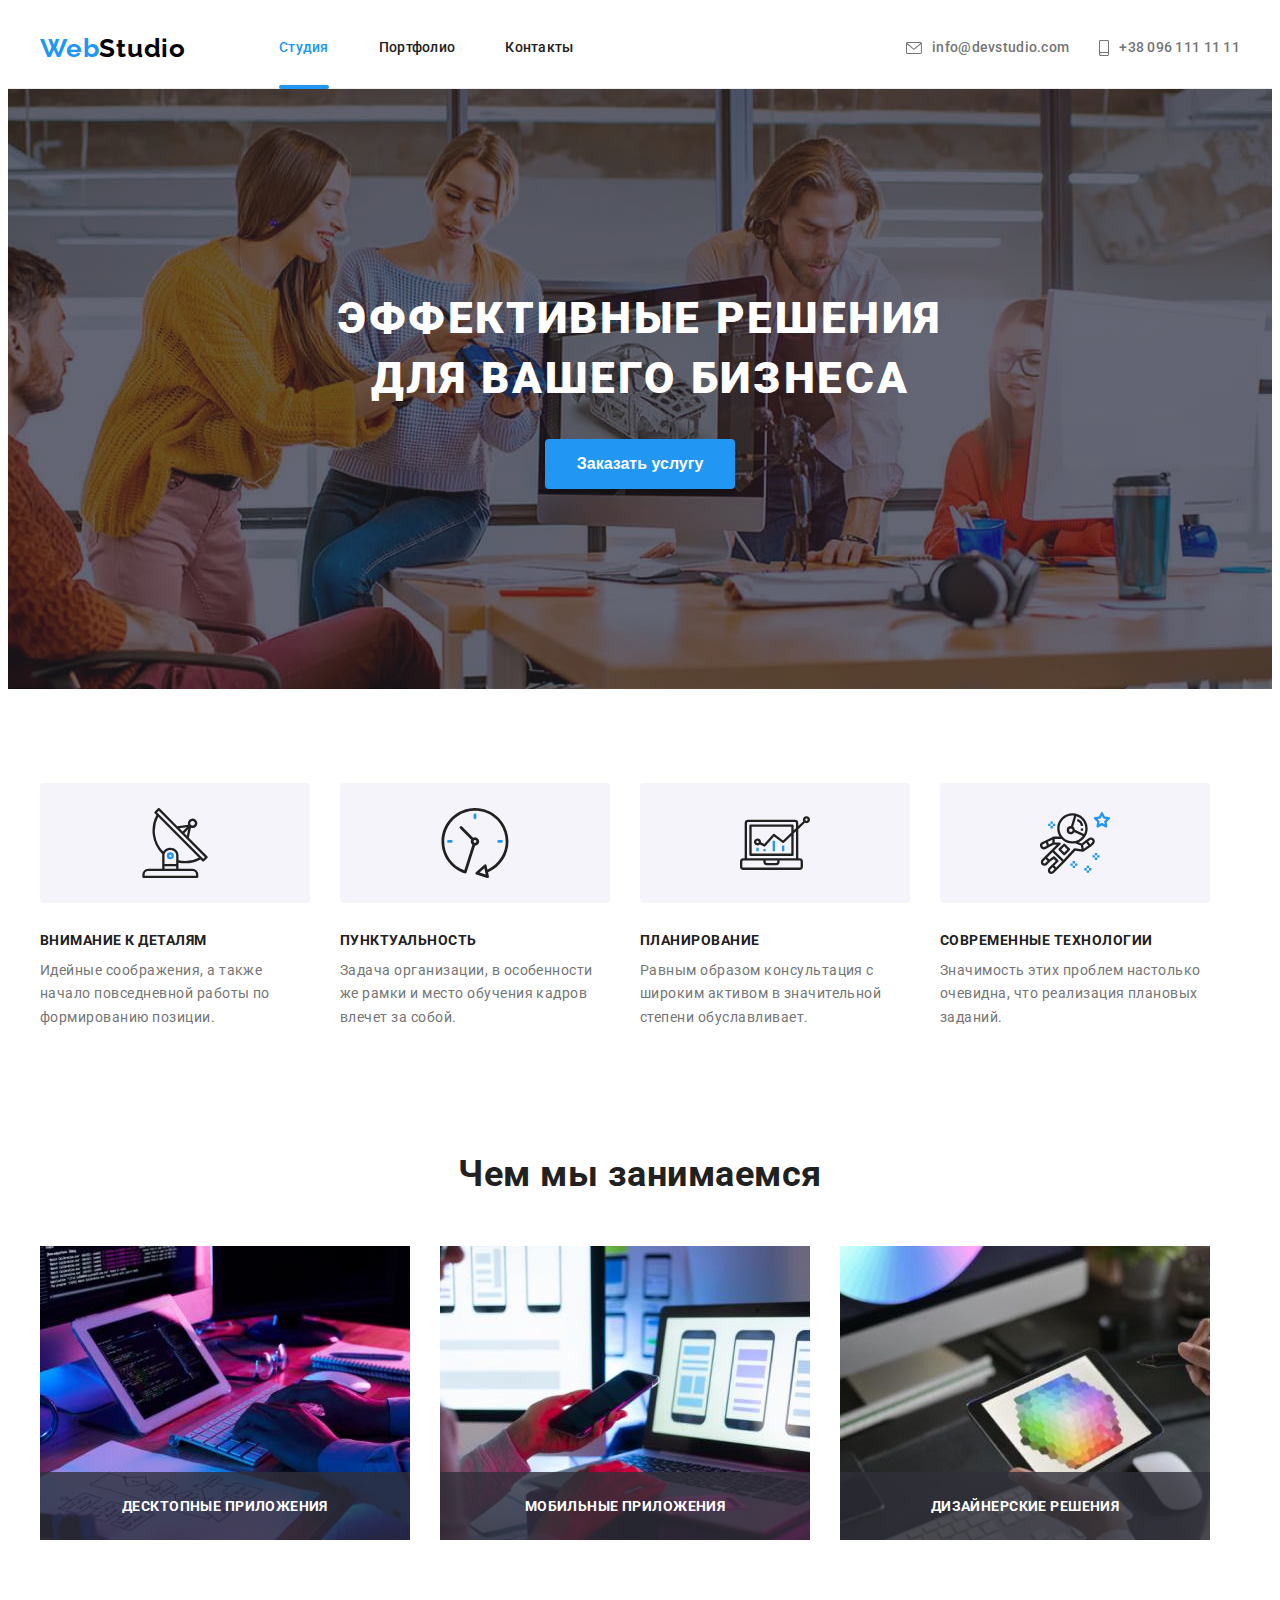
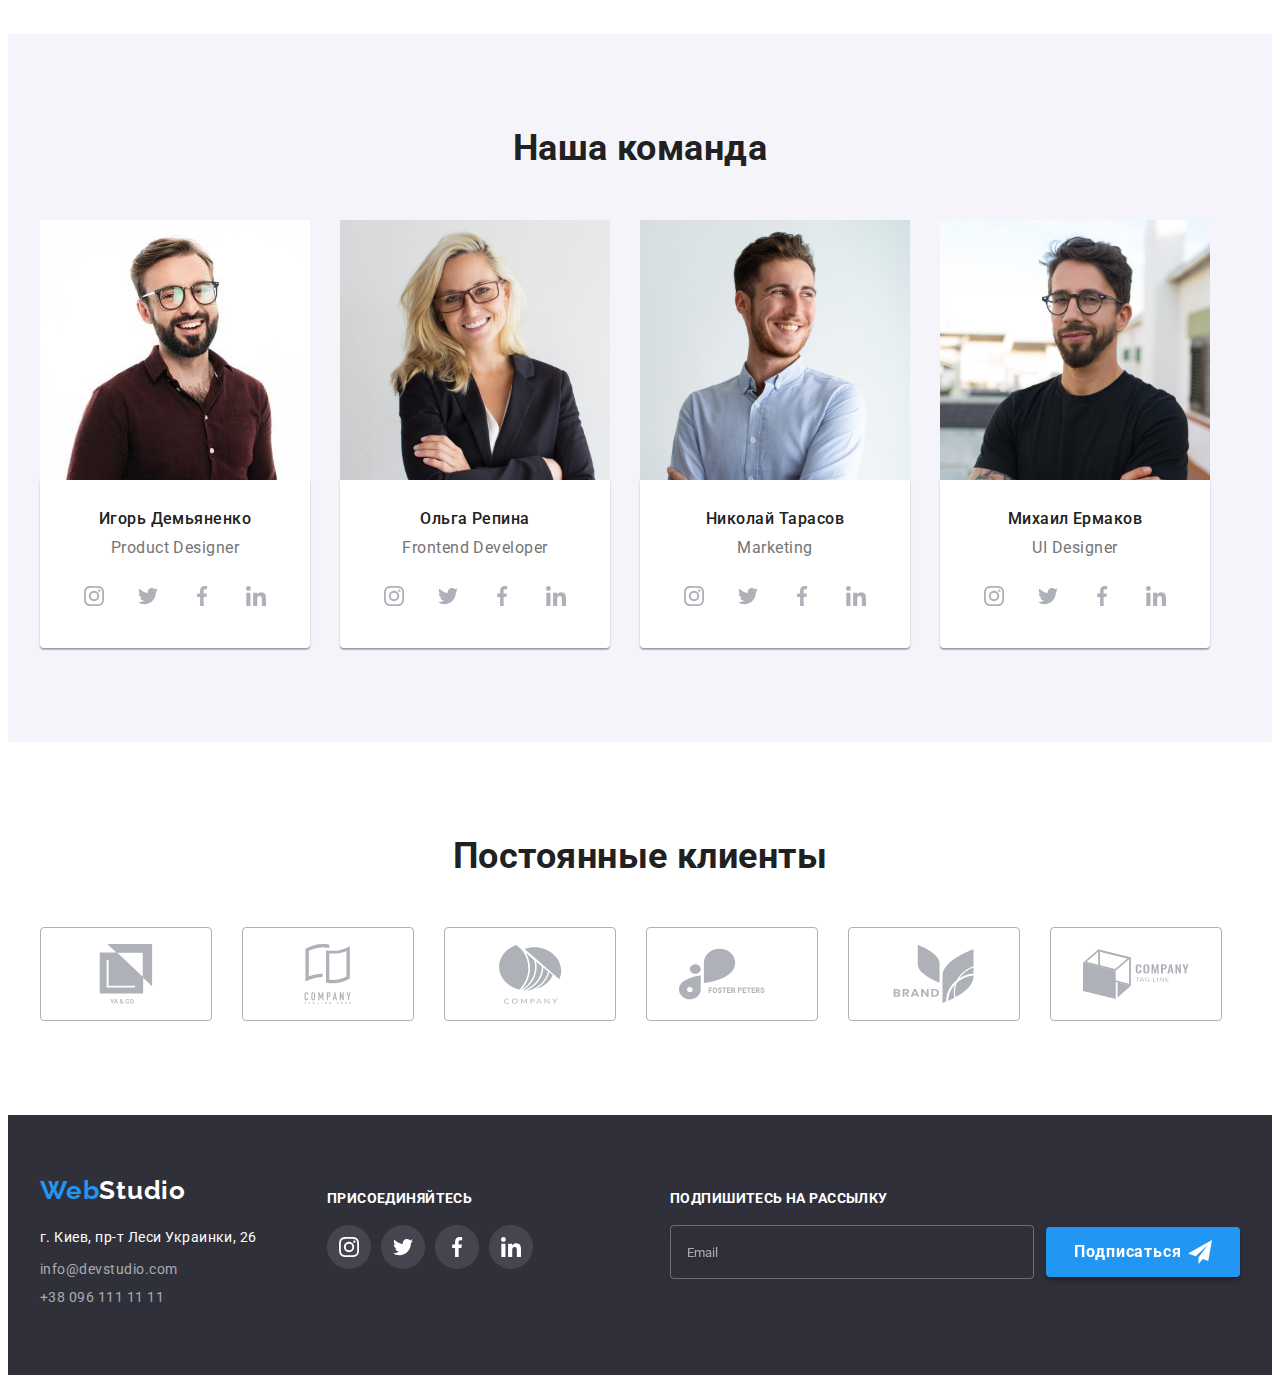
<file: index.html>
<!DOCTYPE html>
<html lang="ru">

<head>
    <meta charset="UTF-8">
    <meta http-equiv="X-UA-Compatible" content="IE=edge">
    <meta name="viewport" content="width=device-width, initial-scale=1.0">
    <title>page 1, Studio</title>
    <link rel="preconnect" href="https://fonts.googleapis.com">
    <link rel="preconnect" href="https://fonts.gstatic.com" crossorigin>
    <link href="https://fonts.googleapis.com/css2?family=Raleway:wght@700&family=Roboto:wght@400;500;700;900&display=swap"
        rel="stylesheet">
    <link rel="stylesheet" href="https://cdnjs.cloudflare.com/ajax/libs/modern-normalize/1.1.0/modern-normalize.min.css"
        integrity="sha512-wpPYUAdjBVSE4KJnH1VR1HeZfpl1ub8YT/NKx4PuQ5NmX2tKuGu6U/JRp5y+Y8XG2tV+wKQpNHVUX03MfMFn9Q=="
        crossorigin="anonymous" referrerpolicy="no-referrer" />
        <link rel="stylesheet" href="./css/styles.css">
</head>

<body>
    <!-- Шапка сайта Heder-->
    <header class="header">
        <div class="container header-container">
            <!--Навигация-->
            <nav class="navigate">
                <a class="logo" href="./index.html"><span class="logo-accent">Web</span>Studio</a>
                <ul class="list flex">
                
                    <li class="site-nav current">
                        <a href="./index.html" class="link active">Студия</a>
                    </li>
        
                    <li class="site-nav"><a href="./portfolio.html" class="link">Портфолио</a></li>
                    <li class="site-nav"><a href="" class="link">Контакты</a></li>
                </ul>
            
            </nav>
            <!--Контакты -->
            <ul class="list contact flex">
                <li class="contact-list">
                    <a class="link link-head-contact" href="mailto:info@devstudio.com">
                        <svg class="contact-icon" width="16" height="12">
                            <use href="./images/icons.svg#icon_envelope"></use>
                        </svg>
                        info@devstudio.com
                    </a>
                </li>
                <li class="contact-list">
                    <a class="link link-head-contact" href="tel:+380961111111">
                        <svg class="contact-icon" width="10" height="16">
                            <use href="./images/icons.svg#icon_smartphone"></use>
                        </svg>
                        +38 096 111 11 11</a>
                </li>
            </ul>
        </div>
        
    </header>

    <main>

        <!-- section Герой-->
        <section class="hero-section overlay">

            <!-- фон на весь блок Герой -->
                <div class="container">
                    <h1 class="hero-title">
                        ЭФФЕКТИВНЫЕ РЕШЕНИЯ
                        <br>
                        ДЛЯ ВАШЕГО БИЗНЕСА
                    </h1>
                    <button  class="btn hero-button" type="button" data-modal-open>Заказать услугу</button>
                    <!-- Модальное окно - start -->
                    <div class="backdrop is-hidden" data-modal>
                        <div class="modal">  
                            <!-- ФОРМА с данными пользователя - start -->
                            <p class="form-title">Оставьте свои данные, мы вам перезвоним</p>
                            <form class="form-data">
                                
                                <label class="form-box">
                                    <span class="form-label">Имя</span>
                                    <input class="form-input" type="text" name="name" required placeholder=" "/>
                                    <svg class="form-icon" width="18" height="18">
                                        <use href="./images/icons.svg#form_person"></use>
                                    </svg>
                                </label>
                                                             
                                <label class="form-box">
                                    <span class="form-label">Телефон</span>
                                    <input class="form-input" type="tel" name="tel" required placeholder=" "/>
                                    <svg class="form-icon" width="18" height="18">
                                        <use href="./images/icons.svg#form_phone"></use>
                                    </svg>
                                </label>        
                                                             
                                <label class="form-box">
                                    <span class="form-label">Почта</span>
                                    <input class="form-input" type="email" name="email" required placeholder=" "/>
                                    <svg class="form-icon" width="18" height="18">
                                        <use href="./images/icons.svg#form_email"></use>
                                    </svg>
                                </label>
                                                                                          
                                <label class="comment-box">
                                    <span class="form-label">Комментарий</span>
                                    <textarea  name="comment" placeholder="Введите текст"></textarea>
                                </label>

                                
                                    <label  class="confirm-label">
                                        <input class="confirm-input" type="checkbox" name="confirm">
                                        <span class="confirm-item">
                                            <svg class="confirm-icon" width="16" height="15">
                                                <use href="./images/icons.svg#icon-check"></use>
                                            </svg>
                                        </span>
                                        <span>
                                            Соглашаюсь с рассылкой и принимаю&nbsp;
                                             <a href="" class="confirm-accent">Условия договора</a>
                                        </span>
                                    </label>
                              
                                <button class="btn form-submit" type="submit">Отправить</button>
                                
                            </form>
                            <!-- ФОРМА с данными пользователя - END -->
                            <button class="close-modal" data-modal-close>
                                <svg class="close-svg" width="18" height="18">
                                    <use href="./images/icons.svg#close_modal"></use>
                                </svg>
                               </button>
                        </div>
                    </div>
                    <!-- Модальное окно - END -->
                </div>
        </section>

        <!-- section Наши Преимущества  -->
        <section class="section quality">
            <div class="container">
                <h2 class="visually-hidden">Преимущества</h2>
                <ul class="list flex">
                    <li class="quality-item">
                        <div class="box-icon">
                            <svg class="icon svg" width="70" height="70">
                                <use href="./images/icons.svg#icon_antenna"></use>
                            </svg>    
                        </div>
                         <div class="quality-box">
                            <h3 class="quality-title">Внимание к деталям</h3>
                            <p class="paragraph quality">Идейные соображения, а также начало повседневной работы по формированию позиции.</p>
                        </div>
                        
                    </li>
                    <li class="quality-item">
                        <div class="box-icon">
                            <svg class="icon svg" width="70" height="70">
                                <use href="./images/icons.svg#icon_clock"></use>
                            </svg>
                        </div>
                        <div class="quality-box">
                         <h3 class="quality-title">Пунктуальность</h3>
                            <p class="paragraph quality">Задача организации, в особенности же рамки и место обучения кадров влечет за собой.</p>
                        </div>
                    </li>
                    <li class="quality-item">
                        <div class="box-icon">
                            <svg class="icon svg" width="70" height="70">
                                <use href="./images/icons.svg#icon_diagram"></use>
                            </svg>
                        </div>
                        <div class="quality-box">
                            <h3 class="quality-title">Планирование</h3>
                            <p class="paragraph quality">Равным образом консультация с широким активом в значительной степени обуславливает.</p>
                        </div>
                    </li>
                    <li class="quality-item">
                        <div class="box-icon">
                            <svg class="icon svg" width="70" height="70">
                                <use href="./images/icons.svg#icon_astronaut"></use>
                            </svg>
                        </div>
                        <div class="quality-box">
                            <h3 class="quality-title">Современные технологии</h3>
                            <p class="paragraph quality">Значимость этих проблем настолько очевидна, что реализация плановых заданий.</p>
                        </div>
                    </li>
                </ul>
            </div>
        </section>

        <!-- section Чем мы занимаемся -->
        <section class="section">
            <div class="container">
                <h2 class="title-section">Чем мы занимаемся</h2>
                <ul class="list flex">
                    <li class="specialization-item">
                        
                            <img width="370" src="./images/img_main_page/box_1.jpg" alt="клавиатура и планшет">
                            
                                <p class="card-title">Десктопные приложения</p>
                          
                    </li>
                    <li class="specialization-item">
                        
                            <img width="370" src="./images/img_main_page/box_2.jpg" alt="ноутбук на столе">
                            
                                <p class="card-title">Мобильные приложения</p>
                           
                    </li>
                    <li class="specialization-item">
                       
                            <img width="370" src="./images/img_main_page/box_3.jpg" alt="планшет в руке">
                            
                                <p class="card-title">Дизайнерские решения</p>
                            
                    </li>
                </ul>
            </div>
        </section>

        <!-- section Наша команда -->
        <section class="section team-section">
            <div class="container">
                <h2 class="team-title">Наша команда</h2>
                
                <ul class="list flex">
                    <li class="covorker">
                        <img class="covorker-photo" width="270" height="260" src="./images/img_main_page/team_card_1.jpg" alt="Игорь Демьяненко">
                        <div class="covorker-box">
                            <h3 class="covorker-title">Игорь Демьяненко</h3>
                            <p class="paragraph covorker-position">Product Designer</p>
                            <ul class="list socials-list">
                                <li class="socials-item">
                                    <a class="socials-link" href="https://instagram.com" target="_blank"
                                    rel="noopener noreferrer" aria-label="Instagram link">
                                        <svg class="socials-icon" width="20" height="20">
                                            <use href="./images/icons.svg#icon_instagram"></use>
                                        </svg>
                                    </a>
                                </li>
                                <li class="socials-item">
                                    <a class="socials-link" href="https://twitter.com" target="_blank" rel="noopener noreferrer"
                                        aria-label="Twitter link">
                                        <svg class="socials-icon" width="20" height="20">
                                            <use href="./images/icons.svg#icon_twitter"></use>
                                        </svg>
                                    </a>
                                </li>
                                <li class="socials-item">
                                    <a class="socials-link" href="https://facebook.com" target="_blank" rel="noopener noreferrer"
                                        aria-label="Facebook link">
                                        <svg class="socials-icon" width="20" height="20">
                                            <use href="./images/icons.svg#icon_facebook"></use>
                                        </svg>
                                    </a>
                                </li>
                                <li class="socials-item">
                                    <a class="socials-link" href="https://linkedin.com" target="_blank" rel="noopener noreferrer"
                                        aria-label="Linkedin link">
                                        <svg class="socials-icon" width="20" height="20">
                                            <use href="./images/icons.svg#icon_linkedin"></use>
                                        </svg>
                                    </a>
                                </li>
                            </ul>
                        </div>
                        
                    </li>
                    <li class="covorker">
                        <img class="covorker-photo" width="270" height="260" src="./images/img_main_page/team_card_2.jpg" alt="Ольга Репина">
                        <div class="covorker-box">
                            <h3 class="covorker-title">Ольга Репина</h3>
                            <p class="paragraph covorker-position">Frontend Developer</p>
                            <ul class="list socials-list">
                                <li class="socials-item">
                                    <a class="socials-link" href="https://instagram.com" target="_blank" rel="noopener noreferrer"
                                        aria-label="Instagram link">
                                        <svg class="socials-icon" width="20" height="20">
                                            <use href="./images/icons.svg#icon_instagram"></use>
                                        </svg>
                                    </a>
                                </li>
                                <li class="socials-item">
                                    <a class="socials-link" href="https://twitter.com" target="_blank" rel="noopener noreferrer"
                                        aria-label="Twitter link">
                                        <svg class="socials-icon" width="20" height="20">
                                            <use href="./images/icons.svg#icon_twitter"></use>
                                        </svg>
                                    </a>
                                </li>
                                <li class="socials-item">
                                    <a class="socials-link" href="https://facebook.com" target="_blank" rel="noopener noreferrer"
                                        aria-label="Facebook link">
                                        <svg class="socials-icon" width="20" height="20">
                                            <use href="./images/icons.svg#icon_facebook"></use>
                                        </svg>
                                    </a>
                                </li>
                                <li class="socials-item">
                                    <a class="socials-link" href="https://linkedin.com" target="_blank" rel="noopener noreferrer"
                                        aria-label="Linkedin link">
                                        <svg class="socials-icon" width="20" height="20">
                                            <use href="./images/icons.svg#icon_linkedin"></use>
                                        </svg>
                                    </a>
                                </li>
                            </ul>
                        </div>
                    </li>
                    <li class="covorker">
                        <img class="covorker-photo" width="270" height="260" src="./images/img_main_page/team_card_3.jpg" alt="Николай Тарасов">
                        <div class="covorker-box">
                            <h3 class="covorker-title">Николай Тарасов</h3>
                            <p class="paragraph covorker-position">Marketing</p>
                            <ul class="list socials-list">
                                <li class="socials-item">
                                    <a class="socials-link" href="https://instagram.com" target="_blank" rel="noopener noreferrer"
                                        aria-label="Instagram link">
                                        <svg class="socials-icon" width="20" height="20">
                                            <use href="./images/icons.svg#icon_instagram"></use>
                                        </svg>
                                    </a>
                                </li>
                                <li class="socials-item">
                                    <a class="socials-link" href="https://twitter.com" target="_blank" rel="noopener noreferrer"
                                        aria-label="Twitter link">
                                        <svg class="socials-icon" width="20" height="20">
                                            <use href="./images/icons.svg#icon_twitter"></use>
                                        </svg>
                                    </a>
                                </li>
                                <li class="socials-item">
                                    <a class="socials-link" href="https://facebook.com" target="_blank" rel="noopener noreferrer"
                                        aria-label="Facebook link">
                                        <svg class="socials-icon" width="20" height="20">
                                            <use href="./images/icons.svg#icon_facebook"></use>
                                        </svg>
                                    </a>
                                </li>
                                <li class="socials-item">
                                    <a class="socials-link" href="https://linkedin.com" target="_blank" rel="noopener noreferrer"
                                        aria-label="Linkedin link">
                                        <svg class="socials-icon" width="20" height="20">
                                            <use href="./images/icons.svg#icon_linkedin"></use>
                                        </svg>
                                    </a>
                                </li>
                            </ul>
                        </div>
                    </li>
                    <li class="covorker">
                        <img class="covorker-photo" width="270" height="260" src="./images/img_main_page/team_card_4.jpg" alt="Михаил Ермаков">
                        <div class="covorker-box">
                            <h3 class="covorker-title">Михаил Ермаков</h3>
                            <p class="paragraph covorker-position">UI Designer</p>
                            <ul class="list socials-list">
                                <li class="socials-item">
                                    <a class="socials-link" href="https://instagram.com" target="_blank" rel="noopener noreferrer"
                                        aria-label="Instagram link">
                                        <svg class="socials-icon" width="20" height="20">
                                            <use href="./images/icons.svg#icon_instagram"></use>
                                        </svg>
                                    </a>
                                </li>
                                <li class="socials-item">
                                    <a class="socials-link" href="https://twitter.com" target="_blank" rel="noopener noreferrer"
                                        aria-label="Twitter link">
                                        <svg class="socials-icon" width="20" height="20">
                                            <use href="./images/icons.svg#icon_twitter"></use>
                                        </svg>
                                    </a>
                                </li>
                                <li class="socials-item">
                                    <a class="socials-link" href="https://facebook.com" target="_blank" rel="noopener noreferrer"
                                        aria-label="Facebook link">
                                        <svg class="socials-icon" width="20" height="20">
                                            <use href="./images/icons.svg#icon_facebook"></use>
                                        </svg>
                                    </a>
                                </li>
                                <li class="socials-item">
                                    <a class="socials-link" href="https://linkedin.com" target="_blank" rel="noopener noreferrer"
                                        aria-label="Linkedin link">
                                        <svg class="socials-icon" width="20" height="20">
                                            <use href="./images/icons.svg#icon_linkedin"></use>
                                        </svg>
                                    </a>
                                </li>
                            </ul>
                        </div>
                    </li>
                </ul>
            </div>
        </section>

        <!-- section Постоянные клиенты -->

        <section class="section clients">
            <div class="container">
                <h2 class="clients-title">Постоянные клиенты</h2>
                <ul class="list clients-list">
                    <li class="clients-item">
                            <svg class="clients-icon" width="106" height="60">
                                <use href="./images/icons.svg#icon_client_1"></use>
                            </svg>                    
                    </li>
                    <li class="clients-item">
                        <svg class="clients-icon" width="106" height="60">
                            <use href="./images/icons.svg#icon_client_2"></use>
                        </svg>
                    </li>
                    <li class="clients-item">
                        <svg class="clients-icon" width="106" height="60">
                            <use href="./images/icons.svg#icon_client_3"></use>
                        </svg>
                    </li>
                    <li class="clients-item">
                        <svg class="clients-icon" width="106" height="60">
                            <use href="./images/icons.svg#icon_client_4"></use>
                        </svg>
                    </li>
                    <li class="clients-item">
                        <svg class="clients-icon" width="106" height="60">
                            <use href="./images/icons.svg#icon_client_5"></use>
                        </svg>
                    </li>
                    <li class="clients-item">
                        <svg class="clients-icon" width="106" height="60">
                            <use href="./images/icons.svg#icon_client_6"></use>
                        </svg>
                    </li>
                </ul>
            </div>
        </section>

    </main>

    <!-- Футер -->
    <footer class="footer">
        <div class="container">
            <ul class="list flex">
                <li class="footer-box">
    
                    <a class="logo logo-white" href="/"><span class="logo-accent">Web</span>Studio</a>
    
                    <address class="address">г. Киев, пр-т Леси Украинки, 26</address>
    
                    <ul class="list">
                        <li class="adress-list"><a href="mailto:info@devstudio.com" class="contact">info@devstudio.com</a>
                        </li>
                        <li class="adress-list"><a href="tel:+380961111111" class="contact">+38 096 111 11 11</a></li>
                    </ul>
                </li>
                <!-- Присоединяйтесь, ссылки на соц сети -->
                <li class="footer-box">
    
                    <h3 class="footer-title">ПРИСОЕДИНЯЙТЕСЬ</h3>
    
                    <ul class="footer-list">
                        <li class="socials-item">
                            <a class="footer-socials-link" href="https://instagram.com" target="_blank"
                                rel="noopener noreferrer" aria-label="Instagram link">
                                <svg class="footer-socials-icon" width="20" height="20">
                                    <use href="./images/icons.svg#icon_instagram"></use>
                                </svg>
                            </a>
                        </li>
                        <li class="socials-item">
                            <a class="footer-socials-link" href="https://twitter.com" target="_blank"
                                rel="noopener noreferrer" aria-label="Twitter link">
                                <svg class="footer-socials-icon" width="20" height="20">
                                    <use href="./images/icons.svg#icon_twitter"></use>
                                </svg>
                            </a>
                        </li>
                        <li class="socials-item">
                            <a class="footer-socials-link" href="https://facebook.com" target="_blank"
                                rel="noopener noreferrer" aria-label="Facebook link">
                                <svg class="footer-socials-icon" width="20" height="20">
                                    <use href="./images/icons.svg#icon_facebook"></use>
                                </svg>
                            </a>
                        </li>
                        <li class="socials-item">
                            <a class="footer-socials-link" href="https://linkedin.com" target="_blank"
                                rel="noopener noreferrer" aria-label="Linkedin link">
                                <svg class="footer-socials-icon" width="20" height="20">
                                    <use href="./images/icons.svg#icon_linkedin"></use>
                                </svg>
                            </a>
                        </li>
                    </ul>   
                </li>
                <li class="footer-custom">
                    <!-- Форма футер подпишитесь на рассылку - start -->
                    
                    <p class="footer-title">Подпишитесь на рассылку</p>
                    <form class="form-footer">
                    
                        <label class="visually-hidden">Email</label>
                        <input class="footer-input" type="email" name="email" placeholder="Email" />
                    
                        <button class="btn footer-submit" type="submit">Подписаться
                            <svg class="footer-send" width="24" height="24">
                                <use href="./images/icons.svg#icon-send"></use>
                            </svg>
                        </button>
                    </form>
                    <!-- Форма футер подпишитесь на рассылку - END -->
                </li>
            </ul>
        </div>
    </footer>
    <script src="./js/modal.js"></script>

</body>

</html>
</file>
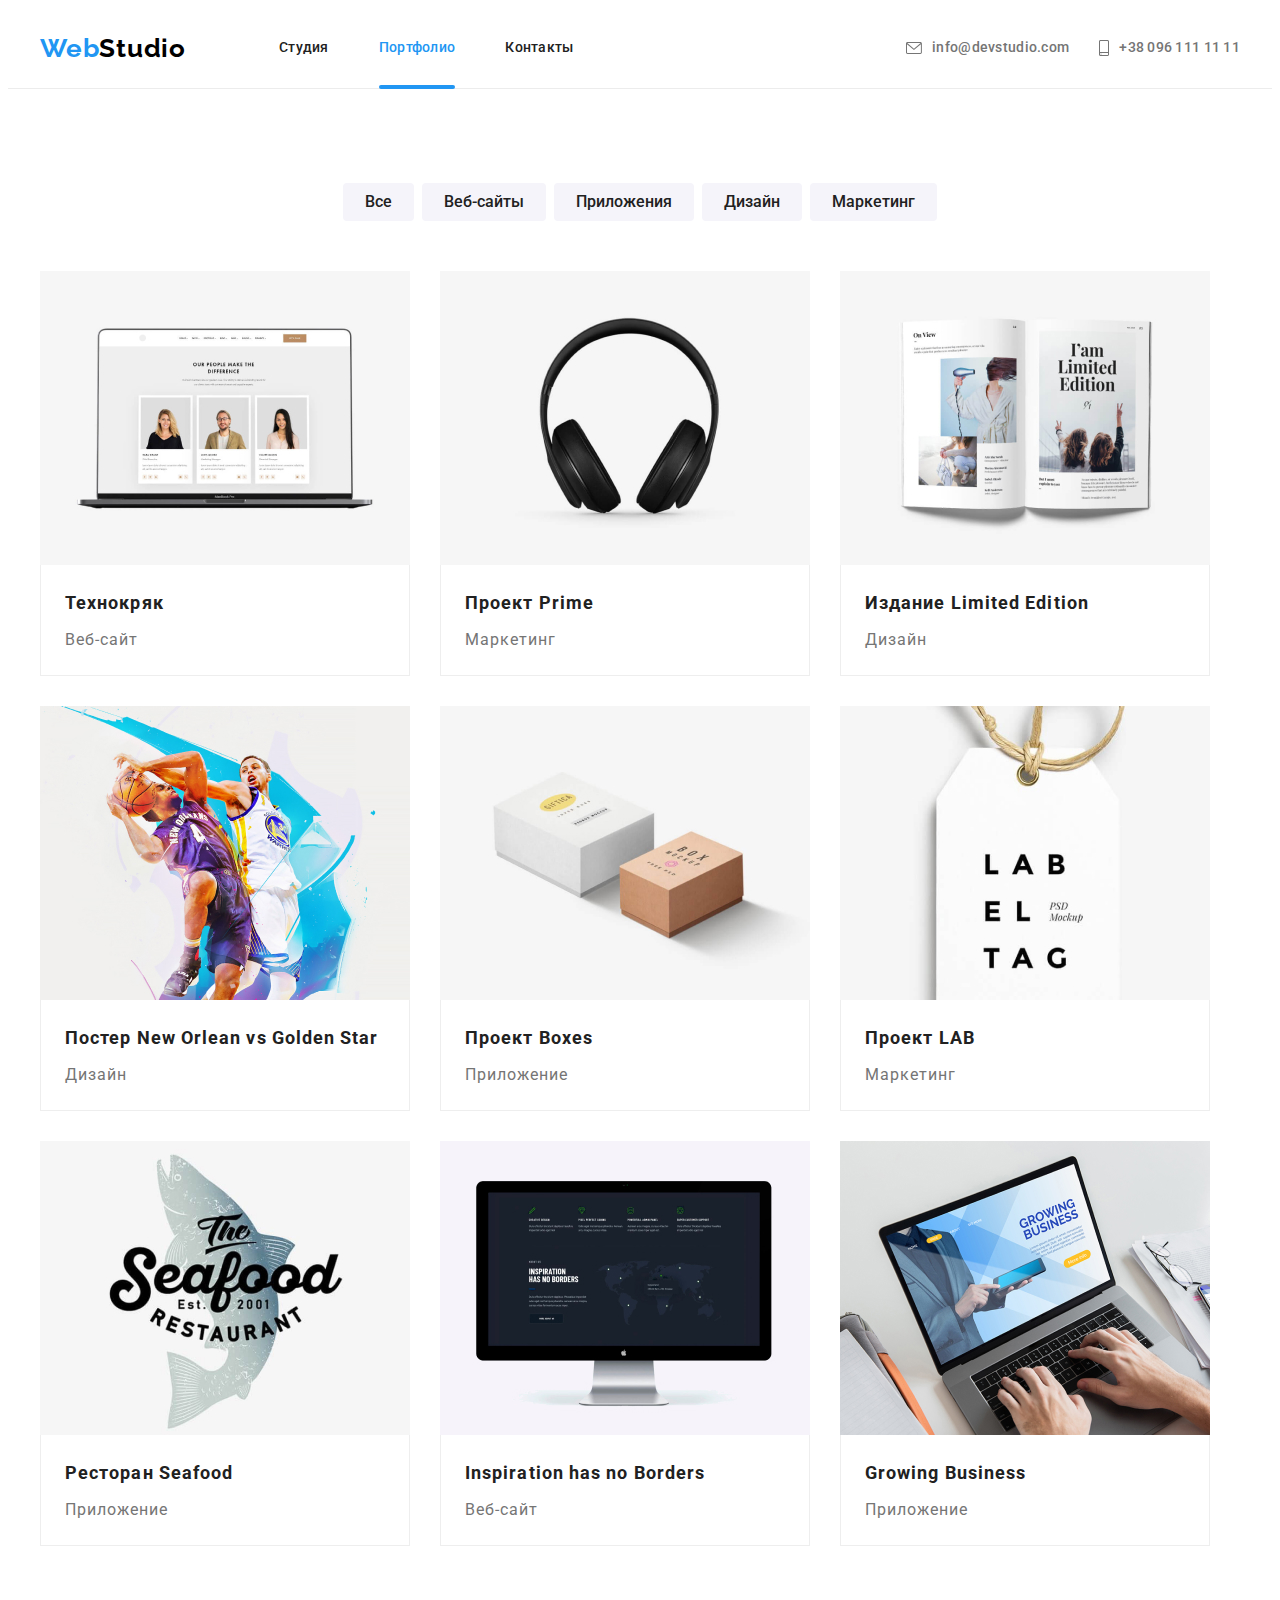
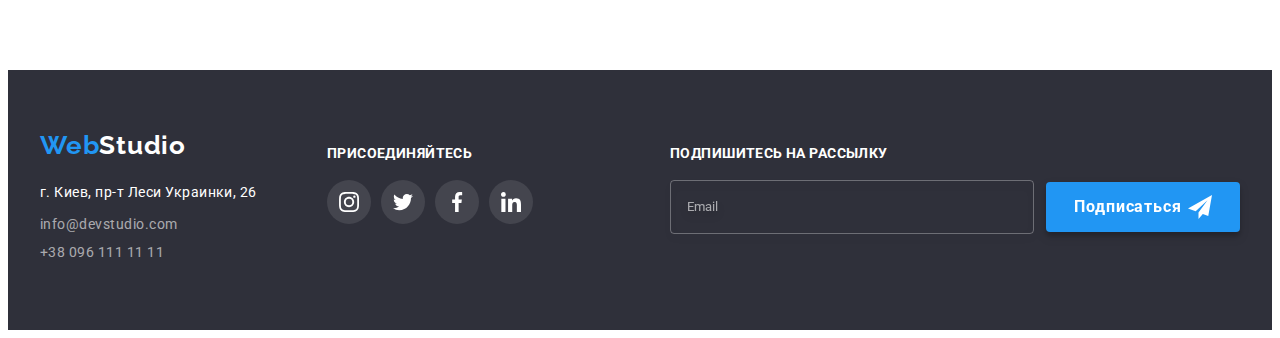
<file: portfolio.html>
<!DOCTYPE html>
<html lang="ru">

<head>
    <meta charset="UTF-8">
    <meta http-equiv="X-UA-Compatible" content="IE=edge">
    <meta name="viewport" content="width=device-width, initial-scale=1.0">
    <title>page 2, Portfolio</title>
    <link rel="preconnect" href="https://fonts.googleapis.com">
    <link rel="preconnect" href="https://fonts.gstatic.com" crossorigin>
    <link href="https://fonts.googleapis.com/css2?family=Raleway:wght@700&family=Roboto:wght@400;500;700;900&display=swap"
        rel="stylesheet">
    <link rel="stylesheet" href="https://cdnjs.cloudflare.com/ajax/libs/modern-normalize/1.1.0/modern-normalize.min.css"
        integrity="sha512-wpPYUAdjBVSE4KJnH1VR1HeZfpl1ub8YT/NKx4PuQ5NmX2tKuGu6U/JRp5y+Y8XG2tV+wKQpNHVUX03MfMFn9Q=="
        crossorigin="anonymous" referrerpolicy="no-referrer" />
    <link rel="stylesheet" href="./css/styles.css">
</head>

<body>
    <!-- Шапка сайта Heder-->
    <header class="header">
        <div class="container header-container">
            <!--Навигация-->
            <nav class="navigate">
                <a class="logo" href="./index.html"><span class="logo-accent">Web</span>Studio</a>
                <ul class="list flex">
                    <li class="site-nav"><a href="./index.html" class="link">Студия</a></li>
                    <li class="site-nav current">
                            <a href="./portfolio.html" class="link active">Портфолио</a>                    
                    </li>
                    <li class="site-nav"><a href="" class="link">Контакты</a></li>
                </ul>
    
            </nav>
            <!--Контакты -->
            <ul class="list contact flex">
                <li class="contact-list">
                    <a class="link link-head-contact" href="mailto:info@devstudio.com">
                        <svg class="contact-icon" width="16" height="12">
                            <use href="./images/icons.svg#icon_envelope"></use>
                        </svg>
                        info@devstudio.com
                    </a>
            
                <li class="contact-list">
                    <a class="link link-head-contact" href="tel:+380961111111">
                        <svg class="contact-icon" width="10" height="16">
                            <use href="./images/icons.svg#icon_smartphone"></use>
                        </svg>
                        +38 096 111 11 11</a>
                </li>
            </ul>
        </div>
    
    </header>

    <main>
        <!--  section Portfolio-->
       <section  class="section portfolio">
        <h1 class="visually-hidden">Портфолио</h1>
            <div class="container portfolio">
                <!-- Filters -->
                <ul class="list flex button-filter-list">
                    <li class="btn-item"><button class="btn button-filter" type="button">Все</button>
                    </li>
                    <li class="btn-item"><button class="btn button-filter" type="button">Веб-сайты</button>
                    </li>
                    <li class="btn-item"><button class="btn button-filter" type="button">Приложения</button>
                    </li>
                    <li class="btn-item"><button class="btn button-filter" type="button">Дизайн</button>
                    </li>
                    <li class="btn-item"><button class="btn button-filter" type="button">Маркетинг</button>
                    </li>
                </ul>
                <!-- ============================
                    Карточка 1 - START
                ============================= -->
                <ul class="list flex">
                    <li class="portfolio-list">
                        <div class="portfolio-thumb">
                            <img class="portfolio-photo" width="370" height="294" src="./images/img_portfolio_page/1_notebook.jpg" alt="Ноутбук">
        <!-- // декоративный overlay на карточку  - start // -->
                            <div class="box-action">
                                <p class="box-action-text">Ресурс предлагает комплексные предложения с разным уровнем функционала и сервисов. Все
                                    это позволит посетителю получить
                                    исчерпывающие сведения о компании или частном лице.</p>
                            </div>
            <!-- // декоративный overlay на карточку  - end // -->
                        </div>
                        <div class="portfolio-box">
                            <h2 class="portfolio-title">Технокряк</h2>
                            <p class="portfolio-text">Веб-сайт</p>
                        </div>
                    </li>
                    <!-- ============================
                         Карточка 1 - END
                    ============================= -->
                    <li class="portfolio-list">
                        <div class="portfolio-thumb">
                            <img class="portfolio-photo" width="370" height="294" src="./images/img_portfolio_page/2_headphones.jpg" alt="Наушники">
                            <div class="box-action">
                                <p class="box-action-text">Ресурс предлагает комплексные предложения с разным уровнем функционала и сервисов. Все
                                    это позволит посетителю получить
                                    исчерпывающие сведения о компании или частном лице.</p>
                            </div>
                        </div>
                        <div class="portfolio-box">
                            <h2 class="portfolio-title">Проект Prime</h2>
                            <p class="portfolio-text">Маркетинг</p>
                        </div>
                    </li>
                    <!-- ================================ -->
                    <li class="portfolio-list">
                        <div class="portfolio-thumb">
                            <img class="portfolio-photo" width="370" height="294" src="./images/img_portfolio_page/3_book.jpg" alt="Книга">
                            <div class="box-action">
                                <p class="box-action-text">Ресурс предлагает комплексные предложения с разным уровнем функционала и сервисов. Все
                                    это позволит посетителю получить
                                    исчерпывающие сведения о компании или частном лице.</p>
                            </div>
                        </div>
                        <div class="portfolio-box">
                            <h2 class="portfolio-title">Издание Limited Edition</h2>
                            <p class="portfolio-text">Дизайн</p>
                        </div>
                    </li>
                    <!-- ================================= -->
                    <li class="portfolio-list">
                        <div class="portfolio-thumb">
                            <img class="portfolio-photo" width="370" height="294" src="./images/img_portfolio_page/4_basketball.jpg" alt="Баскетболисты">
                            <div class="box-action">
                                <p class="box-action-text">Ресурс предлагает комплексные предложения с разным уровнем функционала и сервисов. Все
                                    это позволит посетителю получить
                                    исчерпывающие сведения о компании или частном лице.</p>
                            </div>
                        </div>
                        <div class="portfolio-box">
                            <h2 class="portfolio-title">Постер New Orlean vs Golden Star</h2>
                            <p class="portfolio-text">Дизайн</p>
                        </div>
                    </li>
                    <!-- =================================== -->
                    <li class="portfolio-list">
                        <div class="portfolio-thumb">
                            <img class="portfolio-photo" width="370" height="294" src="./images/img_portfolio_page/5_boxes.jpg" alt="Коробки">
                            <div class="box-action">
                                <p class="box-action-text">Ресурс предлагает комплексные предложения с разным уровнем функционала и сервисов. Все
                                    это позволит посетителю получить
                                    исчерпывающие сведения о компании или частном лице.</p>
                            </div>
                        </div>
                        <div class="portfolio-box">
                            <h2 class="portfolio-title">Проект Boxes</h2>
                            <p class="portfolio-text">Приложение</p>
                        </div>
                    </li>
                    <!-- =================================== -->
                    <li class="portfolio-list">
                        <div class="portfolio-thumb">
                            <img class="portfolio-photo" width="370" height="294" src="./images/img_portfolio_page/6_label.jpg" alt="Лейба">
                            <div class="box-action">
                                <p class="box-action-text">Ресурс предлагает комплексные предложения с разным уровнем функционала и сервисов. Все
                                    это позволит посетителю получить
                                    исчерпывающие сведения о компании или частном лице.</p>
                            </div>
                        </div>
                        <div class="portfolio-box">
                            <h2 class="portfolio-title">Проект LAB</h2>
                            <p class="portfolio-text">Маркетинг</p>
                        </div>
                    </li>
                    <!-- ===================================== -->
                    <li class="portfolio-list">
                        <div class="portfolio-thumb">
                            <img class="portfolio-photo" width="370" height="294" src="./images/img_portfolio_page/7_seafood.jpg" alt="Морепродукты">
                            <div class="box-action">
                                <p class="box-action-text">Ресурс предлагает комплексные предложения с разным уровнем функционала и сервисов. Все
                                    это позволит посетителю получить
                                    исчерпывающие сведения о компании или частном лице.</p>
                            </div>
                        </div>
                        <div class="portfolio-box">
                            <h2 class="portfolio-title">Ресторан Seafood</h2>
                            <p class="portfolio-text">Приложение</p>
                        </div>
                    </li>
                    <!-- ===================================== -->
                    <li class="portfolio-list">
                        <div class="portfolio-thumb">
                            <img class="portfolio-photo" width="370" height="294" src="./images/img_portfolio_page/8_screen_computer.jpg" alt="Экран компьютера">
                            <div class="box-action">
                                <p class="box-action-text">Ресурс предлагает комплексные предложения с разным уровнем функционала и сервисов. Все
                                    это позволит посетителю получить
                                    исчерпывающие сведения о компании или частном лице.</p>
                            </div>
                        </div>
                        <div class="portfolio-box">
                            <h2 class="portfolio-title">Inspiration has no Borders</h2>
                            <p class="portfolio-text">Веб-сайт</p>
                        </div>
                    </li>
                    <!-- ======================================= -->
                    <li class="portfolio-list">
                        <div class="portfolio-thumb">
                            <img class="portfolio-photo" width="370" height="294" src="./images/img_portfolio_page/9_hands.jpg" alt="Руки">
                            <div class="box-action">
                                <p class="box-action-text">Ресурс предлагает комплексные предложения с разным уровнем функционала и сервисов. Все
                                    это позволит посетителю получить
                                    исчерпывающие сведения о компании или частном лице.</p>
                            </div>
                        </div>
                        <div class="portfolio-box">
                            <h2 class="portfolio-title">Growing Business</h2>
                            <p class="portfolio-text">Приложение</p>
                        </div>
                    </li>
                    <!-- ====================================== -->
                </ul>
            </div>
       </section>

    </main>

    <!-- Футер -->
    <footer class="footer">
        <div class="container">
            <ul class="list flex">
                <li class="footer-box">
    
                    <a class="logo logo-white" href="/"><span class="logo-accent">Web</span>Studio</a>
    
                    <address class="address">г. Киев, пр-т Леси Украинки, 26</address>
    
                    <ul class="list">
                        <li class="adress-list"><a href="mailto:info@devstudio.com" class="contact">info@devstudio.com</a>
                        </li>
                        <li class="adress-list"><a href="tel:+380961111111" class="contact">+38 096 111 11 11</a></li>
                    </ul>
                </li>
                <!-- Присоединяйтесь, ссылки на соц сети -->
                <li class="footer-box">
    
                    <h3 class="footer-title">ПРИСОЕДИНЯЙТЕСЬ</h3>
    
                    <ul class="footer-list">
                        <li class="socials-item">
                            <a class="footer-socials-link" href="https://instagram.com" target="_blank"
                                rel="noopener noreferrer" aria-label="Instagram link">
                                <svg class="footer-socials-icon" width="20" height="20">
                                    <use href="./images/icons.svg#icon_instagram"></use>
                                </svg>
                            </a>
                        </li>
                        <li class="socials-item">
                            <a class="footer-socials-link" href="https://twitter.com" target="_blank"
                                rel="noopener noreferrer" aria-label="Twitter link">
                                <svg class="footer-socials-icon" width="20" height="20">
                                    <use href="./images/icons.svg#icon_twitter"></use>
                                </svg>
                            </a>
                        </li>
                        <li class="socials-item">
                            <a class="footer-socials-link" href="https://facebook.com" target="_blank"
                                rel="noopener noreferrer" aria-label="Facebook link">
                                <svg class="footer-socials-icon" width="20" height="20">
                                    <use href="./images/icons.svg#icon_facebook"></use>
                                </svg>
                            </a>
                        </li>
                        <li class="socials-item">
                            <a class="footer-socials-link" href="https://linkedin.com" target="_blank"
                                rel="noopener noreferrer" aria-label="Linkedin link">
                                <svg class="footer-socials-icon" width="20" height="20">
                                    <use href="./images/icons.svg#icon_linkedin"></use>
                                </svg>
                            </a>
                        </li>
                    </ul>   
                </li>
                <li class="footer-custom">
                    <!-- Форма футер подпишитесь на рассылку - start -->
                    
                    <p class="footer-title">Подпишитесь на рассылку</p>
                    <form class="form-footer">
                    
                        <label class="visually-hidden">Email</label>
                        <input class="footer-input" type="email" name="email" placeholder="Email" />
                       
                        <button class="btn footer-submit" type="submit">Подписаться
                            <svg class="footer-send" width="24" height="24">
                                <use href="./images/icons.svg#icon-send"></use>
                            </svg>
                        </button>
                    </form>
                    <!-- Форма футер подпишитесь на рассылку - END -->
                </li>
            </ul>
        </div>
    </footer>
</body>

</html>
</file>
<file: css/styles.css>
/* =================
      css Переменные 
==================== */
:root {
--primary-text-color: #757575;
--logo-text-color: #000000;
--title-text-color: #212121;
--accent-color: #2196f3;
--primary-background-color: #e5e5e5;
--bg-color-section: #F5F4FA;
--bg-color-hero:#C4C4C4;
--wight-color: #ffffff;
--bg-icon: #AFB1B8;
--box-shadow-card: 0px 1px 3px rgba(0, 0, 0, 0.12),0px 1px 1px rgba(0, 0, 0, 0.14),0px 2px 1px rgba(0, 0, 0, 0.2);
--box-shadow-button: 0px 4px 4px rgba(0, 0, 0, 0.15);
--box-shadow-active-btn-filter: 0px 3px 1px rgba(0, 0, 0, 0.1),
0px 1px 2px rgba(0, 0, 0, 0.08),
0px 2px 2px rgba(0, 0, 0, 0.12);
--box-shadow-portfolio-list: 0px 1px 1px rgba(0, 0, 0, 0.12),
    0px 4px 4px rgba(0, 0, 0, 0.06),
    1px 4px 6px rgba(0, 0, 0, 0.16);
--bg-color-portfolio-thumb:rgba(33, 150, 243, 0.9);
}


body {
  font-family: Roboto, sans-serif;
  background-color: var(--wight-color);
  letter-spacing: 0.03em;
}

/* =======================
общие классы - start 
======================== */
img {
  display: block;
}

p {
  margin: 0;
}

.link {
  text-decoration: none;
}

.container {
  width: 1200px;
  margin-left: auto;
  margin-right: auto;
  padding-left: 15px;
  padding-right: 15px;
}

.list {
  list-style: none;
  padding: 0;
  margin: 0;
}

.list.flex {
  display: flex;
  flex-wrap: wrap;
  align-items: center;
}

.visually-hidden {
  position: absolute;
  width: 1px;
  height: 1px;
  margin: -1px;
  border: 0;
  padding: 0;
  white-space: nowrap;
  clip-path: inset(100%);
  clip: rect(0 0 0 0);
  overflow: hidden;
}

.team-title,
.hero-title,
.covorker-title,
.portfolio-title,
.portfolio-text,
.quality-title,
.title-section,
.clients-title,
.paragraph,
.not-displayed,
.futer-title {
  padding: 0px;
  margin: 0px;
}

.item {
  text-decoration: none;
  font-weight: 500;
  font-size: 14px;
  line-height: 1.14;
  letter-spacing: 0.02em;
  color: var(--primary-text-color);
  transition: color 250ms
  cubic-bezier(0.4, 0, 0.2, 1);
}

.item:hover,
.item:focus {
  color: var(--accent-color);
}
/* ========================= 
общие классы - end 
========================== */


/* =======================
ЛОГОТИП - start 
======================== */

.logo {
  text-decoration: none;
  font-family: Raleway, sans-serif;
  font-weight: 700;
  font-size: 26px;
  line-height: 1.19;
  letter-spacing: 0.03em;
  color: var(--logo-text-color);
}

.logo-accent {
  text-decoration: none;
  color: var(--accent-color);
}

/* =========================
часть лого в Футере 
========================== */
.logo-white {
  display: inline-block;
  margin-bottom: 20px;
  text-decoration: none;
  color: var(--wight-color);
}

.navigate > .logo {
  margin-right: 93px;
}

/* =========================
       ЛОГОТИП - end 
========================== */

/* ==========================
ШАПКА САЙТА Heder  - start
=========================== */

.header {
  border-bottom: 1px solid #ececec;
}

.header-container {
  display: flex;
  align-items: center;
}

.navigate {
  display: flex;
  align-items: center;
}

/* =================================
КНОПКИ НАВИГАЦИИ по сайту - start 
================================== */

.btn-item:not(:last-child) {
  margin-right: 8px;
}

.site-nav:not(:last-child) {
  margin-right: 50px;
}

.contact-flex {
  display: flex;
  align-items: center;
  justify-content: center;
}

.site-nav {
  display: block;
  padding-top: 32px;
  padding-bottom: 32px;
  font-weight: 500;
  font-size: 14px;
  line-height: 1.14;
  letter-spacing: 0.02em;
}
/* ===============================
подчеркивание на активной странице - start 
===============================  */

.site-nav.current {
  padding: 0;
}
.link.active {
  position: relative;
  display: block;
  padding-top: 32px;
  padding-bottom: 32px;
}

.active::after {
  position: absolute;
  content: '';
  left: 0;
  bottom: -1%;
  width: 100%;
  height: 4px;
  background: #2196F3;
  border-radius: 2px; 
}


/* ==============================
кнопки навигация по сайту - end 
================================ */

/* ===============================
ссылки на e-mail и тел - start 
================================ */


.link-head-contact {
  display: flex;
  justify-content: center;
  align-items: center;
  
  padding-top: 32px;
  padding-bottom: 32px;
  font-weight: 500;
  font-size: 14px;
  line-height: 1.14;
  letter-spacing: 0.02em;
  color: var(--primary-text-color);
  transition: color 250ms
  cubic-bezier(0.4, 0, 0.2, 1);
}


.link.link-head-contact:hover,
.link.link-head-contact:focus {
  color: var(--accent-color);
}

.site-nav .link:hover,
.site-nav .link:focus {
  color: var(--accent-color);
}

.site-nav .link {
  text-decoration: none;
  font-weight: 500;
  font-size: 14px;
  line-height: 1.14;
  letter-spacing: 0.02em;
  color: var(--title-text-color);
  transition: color 250ms
  cubic-bezier(0.4, 0, 0.2, 1);
}

.current >.link {
  color: var(--accent-color);
}

.icon-page {
  fill: currentColor;
}

.list.contact {
  margin-left: auto;
}

.contact-list:not(:last-child) {
  margin-right: 30px;
}
/* ================================
иконки конверт и телефон - start 
=================================  */
.contact-icon {
  margin-right: 10px;
  fill: currentColor
  
}

.link-head-contact:hover.contact-icon,
.link-head-contact:focus.contact-icon {
  color: var(--accent-color);
}


/* ================================
иконки конверт и телефон - end 
================================= */
/* ================================
ШАПКА САЙТА Heder - end 
================================== */


/* ================================
ГЛАВНАЯ СТРАНИЦА - start 
================================== */

/* =========================
SECTION Герой - start 
========================== */

.section {
  padding-top: 94px;
  padding-bottom: 94px;
}

.hero-section {
  background-color: var(--bg-color-hero);
  text-align: center;
}

/* ===========================
фон на весь блок Герой - start 
============================ */

.overlay {
  max-width: 1600px;
  margin-left: auto;
  margin-right: auto;
  padding-top: 200px;
  padding-bottom: 200px;
  background-image: linear-gradient(
    to right,
    rgba(47, 48, 58, 0.4),
    rgba(47, 48, 58, 0.4)
  ),
  url(../images/img_main_page/bg_hero_copy.jpeg);
  background-repeat: no-repeat;
  background-position: center;
  background-size: cover;
}

.hero-title {
  margin-top: 0;
  margin-bottom: 30px;
  font-weight: 900;
  font-size: 44px;
  line-height: 1.36;
  color: var(--wight-color);
  text-align: center;
  text-transform: uppercase;
  letter-spacing: 0.06em;
}

/* ==========================
фон на весь блок Герой - end 
=========================== */

/* ===========================
Button Заказать услугу - start 
============================ */

.btn {
  display: inline-flex;
  align-items: center;
  border: none;
  cursor: pointer;
  position: relative;
  border-radius: 4px;
}

.hero-button {
  box-shadow: var(--box-shadow-button);
  padding: 10px 32px;
  font-weight: 700;
  font-size: 16px;
  line-height: 1.87;
  text-align: center;
  color: var(--wight-color);
  background-color: var(--accent-color);
  transition: color 250ms cubic-bezier(0.4, 0, 0.2, 1);
}
.hero-button:hover,
.hero-button:focus {
  background-color: #188CE8;
}


/* =========================
Button Заказать услугу - end 
========================== */

/* ==============
МОДАЛЬНОЕ ОКНО - start
============== */
.backdrop {
  position: fixed;
  top: 0;
  left: 0;
  width: 100%;
  height: 100%;
  background: rgba(0, 0, 0, 0.5);
  opacity: 1;
  transition: opacity 250ms cubic-bezier(0.4, 0, 0.2, 1);
}

.backdrop.is-hidden {
  visibility: hidden;
  opacity: 0;
  pointer-events: none;
} 

.modal {
  position: absolute;
top: 50%;
left: 50%;
padding: 40px;
text-align: left;
min-width: 528px;
min-height: 581px;
background-color: var(--wight-color);
box-shadow: 0px 1px 3px rgba(0, 0, 0, 0.12),
0px 1px 1px rgba(0, 0, 0, 0.14),
0px 2px 1px rgba(0, 0, 0, 0.2);
border-radius: 4px;

transform: translate(-50%, -50%) scaleX(1);
transition: transform 250ms cubic-bezier(0.4, 0, 0.2, 1);
}

.backdrop.is-hidden .modal {
  transform: translate(-50%, -50%) scaleX(0);
  
}

.close-modal {
  position: absolute;
  display: flex;
  align-items: center;
  justify-content: center;
  padding: 0;
  top: 8px;
  right: 8px;
  width: 30px;
  height: 30px;
  border: 1px solid rgba(0, 0, 0, 0.1);
  border-radius: 50%;
  background-color: transparent;
  transition: border 250ms cubic-bezier(0.4, 0, 0.2, 1);
  cursor: pointer;   
} 

.close-svg { 
  transition: fill 250ms cubic-bezier(0.4, 0, 0.2, 1); 
}

.close-modal:hover .close-svg,
.close-modal:focus .close-svg {
  fill: var(--accent-color);
}



/* ФОРМА с данными - start */
.form-data {
  display: flex;
  flex-direction: column;
 justify-content: center;
}

.form-box {
  position: relative;
  display: flex;
  flex-direction: column;
  align-items: flex-start;
  margin-bottom: 10px;
}

.form-label {
  margin-bottom: 4px;
  font-size: 12px;
  line-height: 1.16;
  letter-spacing: 0.01em;
  color: var(--primary-text-color);
}

.form-input {
  width: 448px;
  padding: 11px 12px 11px 42px;
  outline: transparent;
  color: var(--primary-text-color);
  border: 1px solid rgba(33, 33, 33, 0.2);
  border-radius: 4px;
  transition: border 250ms cubic-bezier(0.4, 0, 0.2, 1);
}


.form-icon {
  position: absolute;
  left: 12px;
  bottom: 11px;
  fill: var(--title-text-color);
  transition: fill 250ms cubic-bezier(0.4, 0, 0.2, 1);
}

.comment-box {
  position: relative;
  display: flex;
  flex-direction: column;
  align-items: flex-start;
  margin-bottom: 20px;
  width: 100%;
}

textarea {
  width: 100%;
  height: 120px;
  padding: 12px 16px;
  font-size: 12px;
  outline: transparent;
  line-height: 1.16;
  letter-spacing: 0.01em;
  color: rgba(117, 117, 117, 0.5);

  border: 1px solid rgba(33, 33, 33, 0.2);
  border-radius: 4px;
  transition: border 250ms cubic-bezier(0.4, 0, 0.2, 1);
  resize: none;
}


.confirm-label {
  position: relative;
  display: flex;
  justify-content: center;
  align-items: center;
  margin-bottom: 30px;
  font-size: 14px;
  width: 423px;
  line-height: 1.71;
  letter-spacing: 0.03em;
  color: var(--primary-text-color);
}


.form-input:hover,
.form-input:focus,
textarea:hover,
textarea:focus,
.form-input:not(:placeholder-shown),
textarea:not(:placeholder-shown){
  border: 1px solid var(--accent-color);
}

.form-input:hover+.form-icon,
.form-input:focus+.form-icon,
.form-input:not(:placeholder-shown)+.form-icon {
  fill: var(--accent-color);
}



.form-icon:not(:placeholder-shown) {
  color: #2196f3;
}

.form-title {
  font-weight: 700;
  font-size: 20px;
  line-height: 1.15;
  text-align: center;
  letter-spacing: 0.03em;
  margin-bottom: 12px;
  color: var(--title-text-color);
}


.form-box.comment {
  margin-bottom: 0;
}

.confirm-label {
  display: flex;
  align-items: center;
  justify-content: center;
  width: 443px;
  height: 24px;
  font-size: 14px;
  margin-bottom: 30px;
  line-height: 1.71;
  letter-spacing: 0.03em;
  color: var(--primary-text-color);
}

.confirm-accent {
  text-decoration-line: underline;
  color: var(--accent-color);
  cursor: pointer;
}

/* скрыть элемент checkbox по-умолчанию при этом сохранив все его свойства */
.confirm-input {
  -wekit-appearance: none;
  -moz-appearance: none;
  appearance: none;
}

.confirm-input {
  position: absolute;
  top: 5px;
  left: 1px;
}


.confirm-item {
  display: flex;
  align-items: center;
  justify-content: center;
  width: 16px;
  height: 15px;
  margin-right: 8px;
  border: 2px solid var(--title-text-color);
  border-radius: 2px;
}


.confirm-icon {
  fill: var(--wight-color);
}


.confirm-input:checked + .confirm-item {
  background-color: var(--accent-color);
  border: 2px solid var(--accent-color);
  
}

/* =========================== */

.form-submit {
  padding: 10px 55px;
  margin-left: auto;
  margin-right: auto;
  min-height: 50px;
  min-width: 200px;
  font-weight: 700;
  font-size: 16px;
  line-height: 1.87;
  text-align: center;
  color: var(--wight-color);
  background-color: var(--accent-color);
  transition: background-color 250ms cubic-bezier(0.4, 0, 0.2, 1), box-shadow 250ms cubic-bezier(0.4, 0, 0.2, 1);
}

.form-submit:hover,
.form-submit:focus {
  background-color: #188CE8;
  box-shadow: 0px 4px 4px rgba(0, 0, 0, 0.15);
}


/* ФОРМА с данными - END */



/* ================
section Герой - end 
================= */


/* =========================
SECTION Преимущества - start
========================== */

.section.quality {
  padding-bottom: 0;
}

.list.flex > .quality-item {
  flex-basis: calc(100% / 4 - 30px);
}

.quality-item {
  margin-right: 30px;
  
}

.quality-item:last-child {
  margin-right: 0;
}

 /* ==================
    иконка фон - start
 ================== */

.quality-item {
  margin-right: 30px;
  margin-bottom: 30px;
}
.box-icon {
  display: flex;
  justify-content: center;
  align-items: center;
  margin-bottom: 30px;
  height: 120px;
  background-color: var(--bg-color-section);
  border-radius: 4px;
}

.icon.svg {
  margin: auto;
}


/* ==================
    иконка фон - end
 ================== */

.quality-title {
  margin-bottom: 10px;
  font-weight: 700;
  font-size: 14px;
  line-height: 1.14;
  text-transform: uppercase;
  color: var(--title-text-color);

}
.paragraph.quality {
  font-size: 14px;
  line-height: 1.71;
  color: var(--primary-text-color);
}

/* =========================
SECTION Преимущества - end
========================= */ 


/* ============================== 
SECTION Чем мы занимаемся - start
=============================== */
.title-section {
  margin-bottom: 50px;
  font-weight: 700;
  font-size: 36px;
  line-height: 1.16;
  text-align: center;

  color: var(--title-text-color);
}

.specialization-item {
  position: relative;
}

.specialization-item:not(:last-child) {
  margin-right: 30px;
}


.card-title {
  position: absolute;
  padding: 27px 0;
  width: 100%;
  left: 0;
  bottom: 0;
  margin: 0;
  font-weight: 700;
  font-size: 14px;
  line-height: 1;
  text-align: center;
  letter-spacing: 0.03em;
  text-transform: uppercase;
  color: var(--wight-color);
  background-color: rgba(47, 48, 58, 0.8);
}
/* ==============================
SECTION Чем мы занимаемся - end 
=============================== */

/* =============================
SECTION Наша команда - start 
============================== */

.team-section {
  background-color: var(--bg-color-section);
}

.team-title {
  margin-bottom: 50px;
  font-weight: 700;
  font-size: 36px;
  line-height: 1.16;
  text-align: center;

  color: var(--title-text-color);
}

.covorker {
  background-color: var(--wight-color)
}

.covorker-box {
  padding: 30px 15px;
  box-shadow: var(--box-shadow-card);
  border-radius: 0px 0px 4px 4px;
}

.covorker:not(:last-child) {
  margin-right: 30px;
}


.covorker-title {
  margin-bottom: 10px;
  font-weight: 500;
  font-size: 16px;
  line-height: 1.18;
  text-align: center;
  color: var(--title-text-color);
}
.covorker-position {
  margin-bottom: 16px;
  font-size: 16px;
  line-height: 1.18;
  text-align: center;
  color: var(--primary-text-color);
}

/* ======================= 
ICON social-link - start
======================== */

.socials-list { 
  display: flex;
  align-items: center;
  justify-content: center;
}

.socials-item {
  margin-right: 10px;
}
.socials-item:last-child {
  margin-right: 0;
}

.socials-link {
  display: flex;
  justify-content: center;
  align-items: center;
  flex-basis: calc(100% / 4 - 10px);
  width: 44px;
  height: 44px;
  border-radius: 50%;
  background-color: transparent;
  transition: background-color 250ms
  cubic-bezier(0.4, 0, 0.2, 1);
}

.socials-link:hover,
.socials-link:focus {
  background-color: var(--accent-color);
}

.socials-icon {
  fill: var(--bg-icon);
  transition: fill 250ms cubic-bezier(0.4, 0, 0.2, 1);
}

.socials-link:hover .socials-icon,
.socials-link:focus .socials-icon {
  fill: #ffffff;
}

/* ======================= 
ICON social-link - end
======================== */
/* ==========================
SECTION Наша команда - end 
=========================== */


/* ================================ 
SECTION Постоянные клиенты - start 
================================= */

.clients-title {
  margin-bottom: 50px;
  font-weight: 700;
  font-size: 36px;
  line-height: 1.16;
  text-align: center;
  color: var(--title-text-color);
}

/* ========================== 
иконки  logo клиентов - start
========================== */

.clients-list {
  display: flex;
  align-items: center;
  flex-wrap: wrap;
  gap: 30px;
  
}

.clients-item {
  display: flex;
  align-items: center;
  justify-content: center;
  width: 170px;
  height: 92px;
  border: 1px solid var(--bg-icon);
  color: var(--bg-icon);
  border-radius: 4px;
  cursor: pointer;
  transition: color 250ms
  cubic-bezier(0.4, 0, 0.2, 1);
  transition: border-color 250ms cubic-bezier(0.4, 0, 0.2, 1);
}


.clients-item:hover {
  color: var(--accent-color);
  border-color: var(--accent-color);
}

.clients-icon {
  fill: currentColor;
}
/* ========================== 
иконки  logo клиентов - end
========================== */

/* =============================
SECTION Постоянные клиенты - end
============================== */


/* ========================
        ФУТЕР - start 
========================= */

.footer {
  justify-content: flex-start;
  align-items: baseline;
  padding-top: 60px;
  padding-bottom: 60px;
  background: #2f303a;
}
/* 
.footer-box-icon {
  padding-bottom: 30px;
} */

.address {
  margin-bottom: 9px;
  font-style: normal;
  font-size: 14px;
  line-height: 1.71;
  color: var(--wight-color);
}

.adress-list {
  margin-bottom: 9px;
}

.contact {
  font-size: 14px;
  text-decoration: none;
  color: rgba(255, 255, 255, 0.6);
}

/* ================================ 
Присоединяйтесь, ссылки на соц сети
================================ */

.footer-box:not(:last-child) {
margin-right: 70px;
}

.footer-custom {
  margin-left: auto;
}

.footer-title {
  margin-top: 0;
  margin-bottom: 20px;
  font-weight: 700;
  font-size: 14px;
  line-height: 1;
  letter-spacing: 0.03em;
  text-align: start;
  text-transform: uppercase;
  color: #FFFFFF;
} 


/* ======================================== 
Присоединяйтесь, ссылки на соц сети - start
========================================= */

.footer-list {
  display: flex;
  align-items: flex-start;
  justify-content: center;
  list-style: none;
  padding-left: 0;
  padding-bottom: 30px;
  }



.footer-socials-item {
  margin-right: 10px;
}

.footer-socials-item:last-child {
  margin-right: 0;
}

.footer-socials-link {
  display: flex;
  justify-content: center;
  align-items: center;
  flex-basis: calc(100% / 4 - 10px);
  width: 44px;
  height: 44px;
  border-radius: 50%;
  background: rgba(255, 255, 255, 0.1);
  transition: background-color 250ms
  cubic-bezier(0.4, 0, 0.2, 1);
}

.footer-socials-link:hover,
.footer-socials-link:hover:focus {
  background-color: var(--accent-color);
}

.footer-socials-icon {
  fill: #FFFFFF
  
}

.footer-socials-link:hover .footer-socials-icon,
.footer-socials-link:focus .footer-socials-icon {
  fill: #ffffff
} 
/* ======================================== 
Присоединяйтесь, ссылки на соц сети - end
========================================= */

/* ===============================
ФОРМА ФУТЕР подпишитесь на рассылку - start
=============================== */

.form-footer {
  position: relative;
  display: flex;
  align-items: center;
  justify-content: space-between;
  width: 570px;
  
  margin-bottom: 20px;
  padding: 0;
  background-color: transparent;

box-sizing: border-box;
filter: drop-shadow(0px 4px 4px rgba(0, 0, 0, 0.15));
border-radius: 4px;
}


.footer-input {
  font-family: inherit;
  width: 358px;
  height: 50px;
  margin-right: 12px;
  padding-left: 16px;
  border: 1px solid rgba(255, 255, 255, 0.3);
  background-color: transparent;
  filter: drop-shadow(0px 4px 4px rgba(0, 0, 0, 0.15));
  border-radius: 4px;
}

.footer-input::placeholder {
  color: rgba(255, 255, 255, 0.6);
}

.footer-send {
  position: absolute;
  right: 28px;
  top: 13px;
  fill: var(--wight-color);
  
}


.footer-submit {
  font-family: inherit;
  width: 200px;
  margin: 0;
  padding: 10px 28px;
  font-weight: 700;
  font-size: 16px;
  line-height: 1.87;
  letter-spacing: 0.06em;
  text-align: center;
  color: var(--wight-color);
  background-color: var(--accent-color);
  box-shadow: 0px 4px 4px rgba(0, 0, 0, 0.15);
  border-radius: 4px;

}

/* ===============================
ФОРМА ФУТЕР подпишитесь на рассылку - END
=============================== */


/* ============== 
     ФУТЕР - end 
=============== */


/* ==========================
СТРАНИЦА ПОРТФОЛИО - start
========================== */

/* =========================
SECTION Portfolio - start
========================= */

/* ================== 
фильтр Кнопки - start
================== */

.list.button-filter-list {
  margin-bottom: 50px;
}

.list.button-filter-list {
  justify-content: center;
}


.button-filter {
  padding: 6px 22px;
  cursor: pointer;
  font-family: "Roboto";
  font-weight: 500;
  font-size: 16px;
  line-height: 1.62;
  text-align: center;

  color: var(--title-text-color);
  background-color: #f5f4fa;
  transition: background-color 250ms cubic-bezier(0.4, 0, 0.2, 1), color 250ms cubic-bezier(0.4, 0, 0.2, 1), box-shadow 250ms cubic-bezier(0.4, 0, 0.2, 1);
}

.button-filter:hover,
.button-filter:focus {
  color: var(--wight-color);
  background-color: var(--accent-color);
  box-shadow: var(--box-shadow-active-btn-filter);
  
}
/* ================ 
фильтр Кнопки - end
================ */

/* ===================================
таблица с картинками ПОРТФОЛИО - start
=================================== */
.portfolio-list {
  flex-basis: calc(100% / 3 - 30px);
  cursor: pointer;
  margin-right: 30px;
  margin-bottom: 30px;
  background-color: var(--wight-color);
  transition: box-shadow 250ms cubic-bezier(0.4, 0, 0.2, 1)
  
}


.portfolio-list:nth-child(3n) {
  margin-right: 0px;
}

/* =================================== 
декоративный overlay на карточку - start
==================================== */
.portfolio-thumb {
  position: relative;
  display: flex;
  overflow: hidden;
}

.box-action {
  padding: 63px 24px;
  position: absolute;
  left: 0;
  bottom: 0;
  width: 100%;
  height: 100%;
  background-color: var(--bg-color-portfolio-thumb);
  opacity: 0; 
  transform: translateY(100%);
  transition: transform 250ms cubic-bezier(0.4, 0, 0.2, 1), opacity 250ms cubic-bezier(0.4, 0, 0.2, 1);
  
}


.box-action-text {
  font-size: 18px;
  line-height: 1.55;
  letter-spacing: 0.03em;
  color: var(--wight-color)
}

.portfolio-list:hover.portfolio-thumb >.box-action,
.portfolio-list:hover .portfolio-thumb > .box-action {
  opacity: 1;
  transform: translateY(0);
}
/* =================================== 
декоративный overlay на карточку - END
==================================== */

.portfolio-list:hover,
.portfolio-list:focus {
  box-shadow: var(--box-shadow-portfolio-list);
}

.portfolio-box {
  padding: 20px 24px;
  border-left: 1px solid #eeeeee;
  border-right: 1px solid #eeeeee;
  border-bottom: 1px solid #eeeeee;
  background-color: var(--wight-color);
}

.portfolio-title {
  margin-bottom: 4px;
  font-size: 18px;
  line-height: 2;
  letter-spacing: 0.06em;
  color: var(--title-text-color);
}

.portfolio-text {
  font-size: 16px;
  line-height: 1.87;
  letter-spacing: 0.06em;
  color: var(--primary-text-color);
}
/* =================================
таблица с картинками ПОРТФОЛИО - end
================================= */
/* ===================== 
SECTION Portfolio - end
====================== */
/* ===================== 
СТРАНИЦА ПОРТФОЛИО - end
====================== */
</file>
